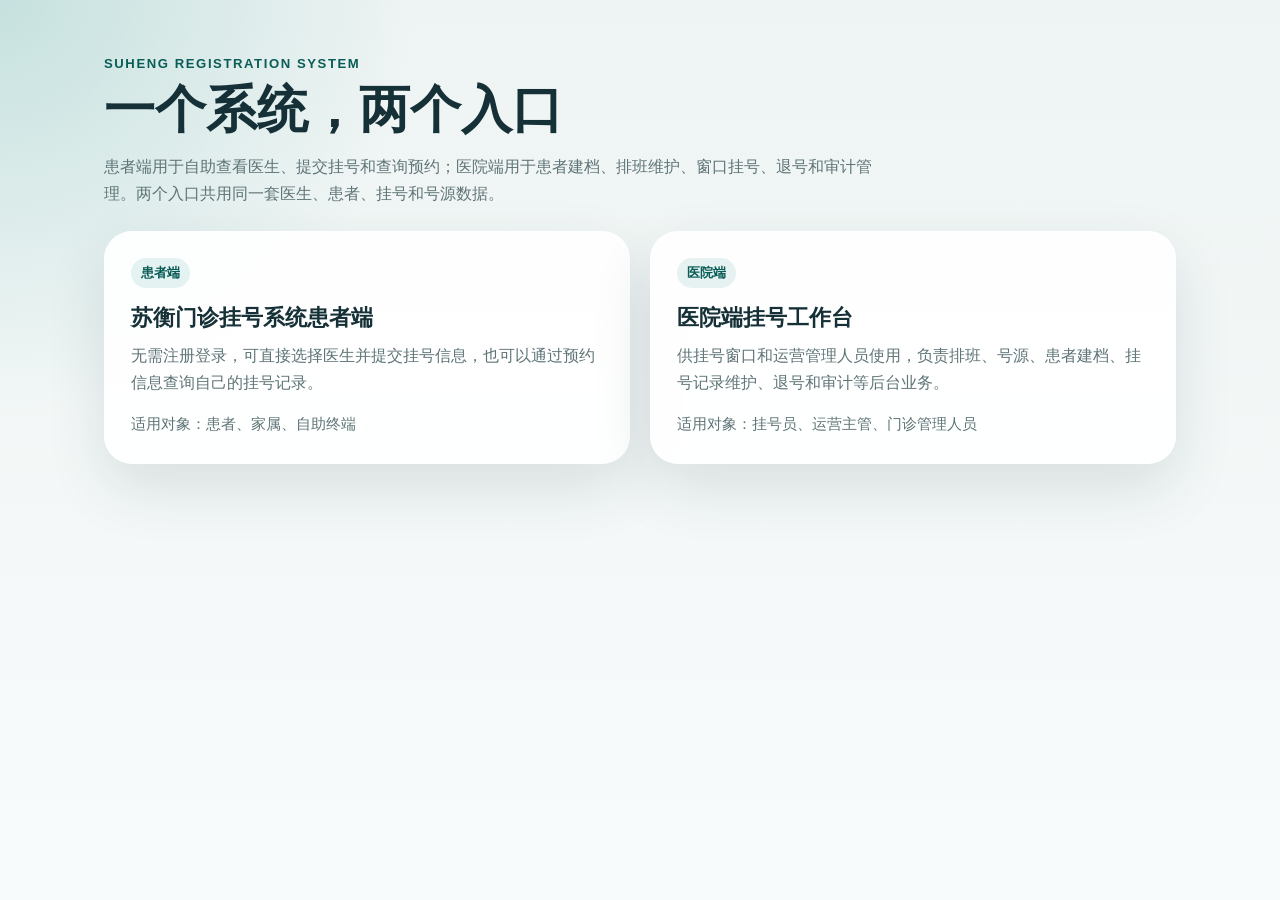
<file: index.html>
<!DOCTYPE html>
<html lang="zh-CN">
<head>
  <meta charset="UTF-8">
  <meta name="viewport" content="width=device-width, initial-scale=1.0">
  <title>苏衡门诊挂号系统</title>
  <style>
    :root {
      --bg: #eef4f3;
      --panel: rgba(255, 255, 255, 0.9);
      --text: #153036;
      --muted: #5f7477;
      --accent: #0f8a83;
      --accent-deep: #0a5c57;
      --shadow: 0 24px 60px rgba(21, 48, 54, 0.12);
    }

    * { box-sizing: border-box; }

    body {
      margin: 0;
      min-height: 100vh;
      font-family: "Segoe UI Variable", "Segoe UI", sans-serif;
      color: var(--text);
      background:
        radial-gradient(circle at top left, rgba(15, 138, 131, 0.18), transparent 26rem),
        linear-gradient(180deg, var(--bg), #f8fbfb);
    }

    .page {
      max-width: 1120px;
      margin: 0 auto;
      padding: 56px 24px;
    }

    .hero {
      margin-bottom: 24px;
    }

    .hero-kicker {
      color: var(--accent-deep);
      font-size: 0.82rem;
      font-weight: 700;
      letter-spacing: 0.12em;
      text-transform: uppercase;
    }

    .hero h1 {
      margin: 12px 0;
      font-size: clamp(2rem, 4vw, 3.4rem);
      line-height: 1.05;
    }

    .hero p {
      max-width: 780px;
      color: var(--muted);
      font-size: 1rem;
      line-height: 1.7;
    }

    .grid {
      display: grid;
      grid-template-columns: repeat(2, minmax(0, 1fr));
      gap: 20px;
    }

    .card {
      display: block;
      padding: 26px;
      border-radius: 28px;
      background: var(--panel);
      box-shadow: var(--shadow);
      border: 1px solid rgba(255, 255, 255, 0.84);
      color: inherit;
      text-decoration: none;
    }

    .card:hover {
      transform: translateY(-2px);
      transition: transform 160ms ease;
    }

    .badge {
      display: inline-flex;
      align-items: center;
      padding: 6px 10px;
      border-radius: 999px;
      background: rgba(15, 138, 131, 0.1);
      color: var(--accent-deep);
      font-size: 0.82rem;
      font-weight: 700;
    }

    .card h2 {
      margin: 14px 0 10px;
      font-size: 1.4rem;
    }

    .card p {
      margin: 0 0 16px;
      color: var(--muted);
      line-height: 1.65;
    }

    .meta {
      color: var(--muted);
      font-size: 0.92rem;
      line-height: 1.7;
    }

    @media (max-width: 820px) {
      .grid {
        grid-template-columns: 1fr;
      }
    }
  </style>
</head>
<body>
  <main class="page">
    <section class="hero">
      <div class="hero-kicker">SuHeng Registration System</div>
      <h1>一个系统，两个入口</h1>
      <p>患者端用于自助查看医生、提交挂号和查询预约；医院端用于患者建档、排班维护、窗口挂号、退号和审计管理。两个入口共用同一套医生、患者、挂号和号源数据。</p>
    </section>

    <section class="grid">
      <a class="card" href="patient.html">
        <div class="badge">患者端</div>
        <h2>苏衡门诊挂号系统患者端</h2>
        <p>无需注册登录，可直接选择医生并提交挂号信息，也可以通过预约信息查询自己的挂号记录。</p>
        <div class="meta">适用对象：患者、家属、自助终端</div>
      </a>

      <a class="card" href="registration.html">
        <div class="badge">医院端</div>
        <h2>医院端挂号工作台</h2>
        <p>供挂号窗口和运营管理人员使用，负责排班、号源、患者建档、挂号记录维护、退号和审计等后台业务。</p>
        <div class="meta">适用对象：挂号员、运营主管、门诊管理人员</div>
      </a>
    </section>
  </main>
</body>
</html>
</file>
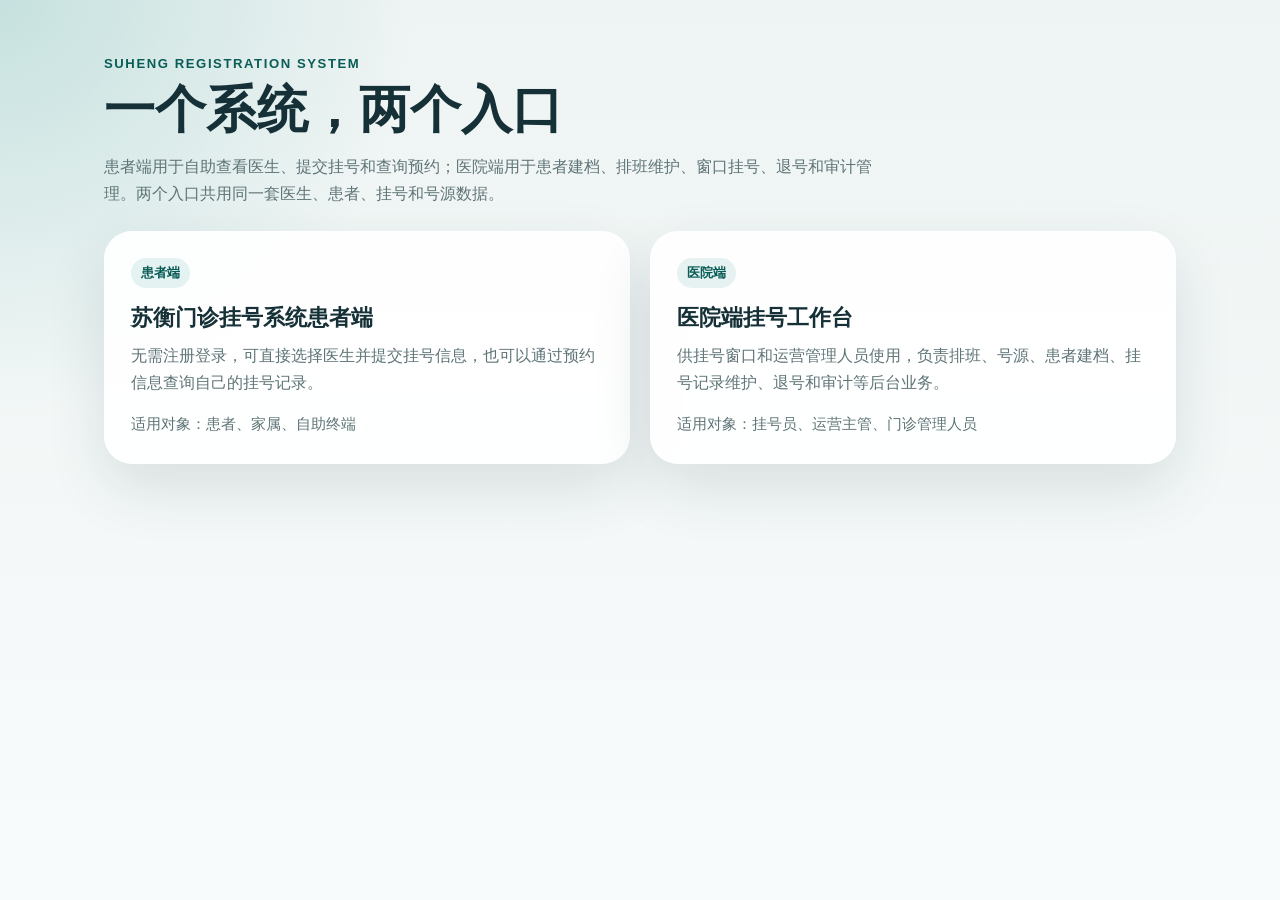
<file: dashboard.html>
<!DOCTYPE html>
<html lang="en">
<head>
  <meta charset="UTF-8">
  <meta http-equiv="refresh" content="0; url=index.html">
  <meta name="viewport" content="width=device-width, initial-scale=1.0">
  <title>Page merged</title>
</head>
<body>
  <p style="font-family: 'Segoe UI', sans-serif; padding: 24px;">
    This legacy page has been merged into the
    <a href="index.html">SuHeng Registration System</a> entry page.
  </p>
</body>
</html>
</file>
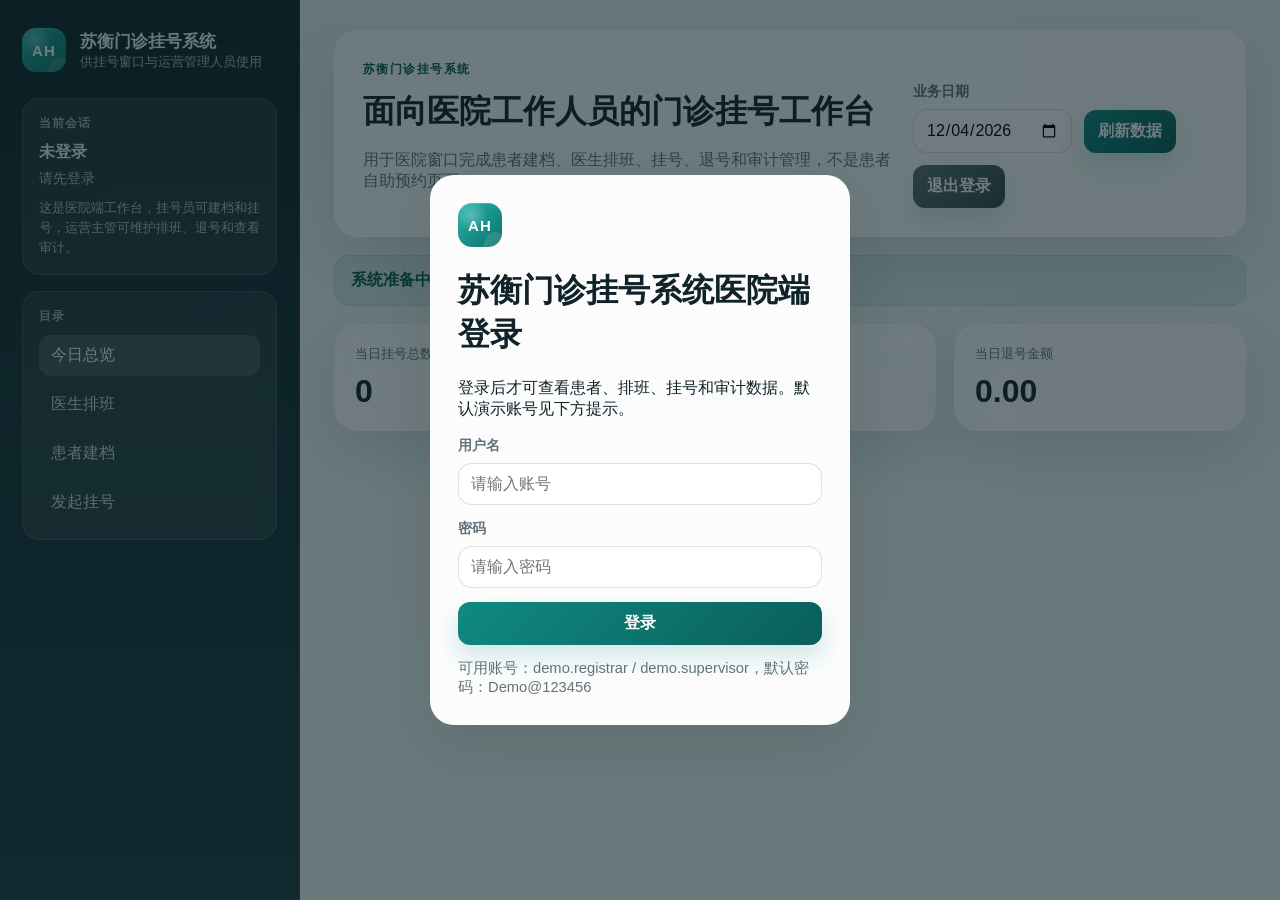
<file: registration.html>
﻿<!DOCTYPE html>
<html lang="zh-CN">
<head>
  <meta charset="UTF-8">
  <meta name="viewport" content="width=device-width, initial-scale=1.0">
  <title>苏衡门诊挂号系统医院端工作台</title>
  <link rel="stylesheet" href="registration.css">
</head>
<body>
  <div class="login-overlay" id="login-overlay">
    <div class="login-card">
      <div class="brand-mark" aria-hidden="true">
        <span class="brand-mark-text">AH</span>
      </div>
      <h1 id="login-title">医院端工作台登录</h1>
      <p id="login-subtitle">供医院工作人员登录使用。</p>
      <form class="login-form" id="login-form">
        <label class="field">
          <span id="login-username-label">账号</span>
          <input type="text" id="login-username" placeholder="请输入账号" required>
        </label>
        <label class="field">
          <span id="login-password-label">密码</span>
          <input type="password" id="login-password" placeholder="请输入密码" required>
        </label>
        <button class="button" type="submit" id="login-submit">登录</button>
      </form>
      <div class="login-hint" id="login-hint">请使用医院端演示账号登录</div>
      <div class="login-error hidden" id="login-error"></div>
    </div>
  </div>

  <div class="shell">
    <aside class="sidebar">
      <div class="brand">
        <div class="brand-mark" aria-hidden="true">
          <span class="brand-mark-text">AH</span>
        </div>
        <div>
          <div class="brand-title" id="brand-title">苏衡门诊挂号系统</div>
          <div class="brand-subtitle" id="brand-subtitle">供医院工作人员使用</div>
        </div>
      </div>
      <div class="sidebar-card">
        <div class="sidebar-label" id="session-card-label">当前会话</div>
        <div class="session-name" id="session-name">未登录</div>
        <div class="session-role" id="session-role">需要先登录</div>
        <div class="session-note" id="session-note">访问说明</div>
      </div>
      <div class="sidebar-card">
        <div class="sidebar-label" id="quick-links-label">目录</div>
        <div class="quick-links">
          <a href="#overview" id="nav-overview" data-target-section="overview-section">今日总览</a>
          <a href="#schedule-section" id="nav-schedule" data-target-section="schedule-section">排班维护</a>
          <a href="#patient-section" id="nav-patient" data-target-section="patient-workspace-section">患者建档</a>
          <a href="#registration-section" id="nav-registration" data-target-section="registration-section">挂号管理</a>
          <a href="#audit-section" id="nav-audit" data-target-section="audit-workspace-section">审计日志</a>
        </div>
      </div>
    </aside>

    <main class="content">
      <header class="hero">
        <div>
          <div class="eyebrow" id="hero-eyebrow">苏衡门诊挂号系统</div>
          <h1 id="hero-title">面向医院工作人员的门诊运营操作台</h1>
          <p id="hero-copy">统一管理患者档案、医生排班、挂号记录、退号和审计日志。</p>
        </div>
        <div class="hero-actions">
          <label class="field">
            <span id="visit-date-label">业务日期</span>
            <input type="date" id="visit-date">
          </label>
          <button class="button" id="refresh-all">刷新数据</button>
          <button class="button secondary" id="logout-button">退出登录</button>
        </div>
      </header>

      <section class="status-strip" id="status-strip">正在加载数据...</section>

      <section class="metrics workspace-section" id="overview-section">
        <article class="metric-card">
          <div class="metric-label" id="metric-count-label">挂号总数</div>
          <div class="metric-value" id="metric-count">0</div>
        </article>
        <article class="metric-card">
          <div class="metric-label" id="metric-booked-label">挂号金额</div>
          <div class="metric-value" id="metric-booked">0.00</div>
        </article>
        <article class="metric-card">
          <div class="metric-label" id="metric-refunded-label">退号金额</div>
          <div class="metric-value" id="metric-refunded">0.00</div>
        </article>
      </section>

      <section class="grid one workspace-section hidden" id="schedule-section">
        <article class="card">
          <div class="card-header">
            <div>
              <h2 id="schedule-title">排班维护</h2>
              <p id="schedule-copy">维护医生排班与号源。</p>
            </div>
          </div>
          <div class="schedule-workspace">
            <div class="schedule-search-block">
              <h3 class="subheading" id="day-schedule-title">当日排班</h3>
              <p class="subcopy" id="day-schedule-copy">按医生查看剩余号源。</p>
              <div class="table-wrap">
                <table class="table">
                  <thead>
                    <tr>
                      <th id="sch-th-doctor">医生</th>
                      <th id="sch-th-dept">科室</th>
                      <th id="sch-th-status">状态</th>
                      <th id="sch-th-total">总号源</th>
                      <th id="sch-th-booked">已挂号</th>
                      <th id="sch-th-remaining">剩余</th>
                      <th id="sch-th-action">操作</th>
                    </tr>
                  </thead>
                  <tbody id="schedule-table-body"></tbody>
                </table>
              </div>
            </div>
            <div class="schedule-editor-block">
              <h3 class="subheading" id="schedule-editor-title">当前排班</h3>
              <p class="subcopy" id="schedule-editor-copy">先在上方选择一条排班进行编辑，或直接在下方新增排班。</p>
              <div class="permission-tip hidden" id="schedule-permission-tip">当前账号没有维护权限。</div>
              <form class="form-grid" id="schedule-form">
                <label class="field">
                  <span id="schedule-doctor-label">医生</span>
                  <select id="schedule-doctor" required></select>
                </label>
                <label class="field">
                  <span id="schedule-date-label">排班日期</span>
                  <input type="date" id="schedule-date" required>
                </label>
                <label class="field">
                  <span id="schedule-quota-label">号源</span>
                  <input type="number" id="schedule-quota" min="0" value="10" required>
                </label>
                <label class="field">
                  <span id="schedule-status-label">状态</span>
                  <select id="schedule-available" required>
                    <option value="1" id="schedule-available-yes">出诊</option>
                    <option value="0" id="schedule-available-no">停诊</option>
                  </select>
                </label>
                <div class="form-actions">
                  <button class="button" type="submit" id="schedule-submit">保存排班</button>
                  <button class="button ghost hidden" type="button" id="schedule-delete-current">删除当前</button>
                  <button class="button ghost hidden" type="button" id="schedule-create-new">新增排班</button>
                </div>
              </form>
            </div>
          </div>
        </article>
      </section>

      <section class="grid one workspace-section hidden" id="patient-workspace-section">
        <article class="card" id="patient-section">
          <div class="card-header">
            <div>
              <h2 id="patient-title">患者建档</h2>
              <p id="patient-copy">挂号前先建立或维护患者档案。</p>
            </div>
          </div>
          <div class="patient-workspace">
            <div class="patient-search-block">
              <h3 class="subheading" id="patient-search-title">患者检索</h3>
              <p class="subcopy" id="patient-search-copy">支持按患者编号、姓名或手机号搜索。</p>
              <div class="toolbar">
                <input class="search-input" type="text" id="patient-search" placeholder="患者编号 / 姓名 / 手机号">
                <button class="button secondary" id="search-patients">查询患者</button>
              </div>
              <div class="table-wrap">
                <table class="table">
                  <thead>
                    <tr>
                      <th id="pat-th-no">患者编号</th>
                      <th id="pat-th-name">姓名</th>
                      <th id="pat-th-gender">性别</th>
                      <th id="pat-th-phone">手机号</th>
                      <th id="pat-th-action">操作</th>
                    </tr>
                  </thead>
                  <tbody id="patient-table-body"></tbody>
                </table>
              </div>
            </div>
            <div class="patient-editor-block">
              <h3 class="subheading" id="patient-editor-title">当前患者</h3>
              <p class="subcopy" id="patient-editor-copy">先在上方选择一条患者记录进行编辑，或直接在下方新增患者。</p>
              <form class="form-grid" id="patient-form">
                <input type="hidden" id="patient-edit-id">
                <label class="field">
                  <span id="patient-no-label">患者编号</span>
                  <input type="text" id="patient-no" placeholder="P202603130001" required>
                </label>
                <label class="field">
                  <span id="patient-name-label">姓名</span>
                  <input type="text" id="patient-name" placeholder="请输入患者姓名" required>
                </label>
                <label class="field">
                  <span id="patient-gender-label">性别</span>
                  <select id="patient-gender" required>
                    <option value="M" id="patient-gender-m">男</option>
                    <option value="F" id="patient-gender-f">女</option>
                  </select>
                </label>
                <label class="field">
                  <span id="patient-birth-label">出生日期</span>
                  <input type="date" id="patient-birth-date">
                </label>
                <label class="field">
                  <span id="patient-phone-label">手机号</span>
                  <input type="text" id="patient-phone" placeholder="13800000000">
                </label>
                <label class="field">
                  <span id="patient-id-card-label">身份证号</span>
                  <input type="text" id="patient-id-card" placeholder="选填">
                </label>
                <div class="form-actions">
                  <button class="button" type="submit" id="patient-submit">保存患者</button>
                  <button class="button ghost hidden" type="button" id="patient-delete-current">删除当前</button>
                  <button class="button ghost hidden" type="button" id="patient-create-new">新增患者</button>
                  <button class="button ghost hidden" type="button" id="patient-cancel-edit">取消编辑</button>
                </div>
              </form>
            </div>
          </div>
        </article>
      </section>

      <section class="grid one workspace-section hidden" id="registration-section">
        <article class="card" id="records-section">
          <div class="card-header">
            <div>
              <h2 id="registration-title">发起挂号</h2>
              <p id="registration-copy">前端和后端都会校验号源状态。</p>
            </div>
          </div>
          <div class="registration-workspace">
            <div class="registration-search-block">
              <h3 class="subheading" id="records-title">挂号记录</h3>
              <p class="subcopy" id="records-copy">支持按日期和状态筛选，并在本卡片内完成编辑或删除。</p>
              <div class="toolbar">
                <select id="record-status">
                  <option value="" id="record-status-all">全部</option>
                  <option value="BOOKED" id="record-status-booked">已挂号</option>
                  <option value="REFUNDED" id="record-status-refunded">已退号</option>
                </select>
                <button class="button secondary" id="refresh-records">刷新记录</button>
              </div>
              <div class="table-wrap">
                <table class="table">
                  <thead>
                    <tr>
                      <th id="reg-th-no">挂号单号</th>
                      <th id="reg-th-patient">患者</th>
                      <th id="reg-th-doctor">医生</th>
                      <th id="reg-th-dept">科室</th>
                      <th id="reg-th-date">日期</th>
                      <th id="reg-th-fee">费用</th>
                      <th id="reg-th-status">状态</th>
                      <th id="reg-th-action">操作</th>
                    </tr>
                  </thead>
                  <tbody id="registration-table-body"></tbody>
                </table>
              </div>
            </div>
            <div class="registration-editor-block">
              <h3 class="subheading" id="registration-editor-title">当前挂号</h3>
              <p class="subcopy" id="registration-editor-copy">先在上方选择一条挂号记录进行编辑，或直接在下方新增挂号。</p>
              <form class="form-grid" id="registration-form">
                <input type="hidden" id="registration-edit-id">
                <label class="field">
                  <span id="registration-patient-label">患者</span>
                  <select id="registration-patient" required></select>
                </label>
                <label class="field">
                  <span id="registration-doctor-label">医生</span>
                  <select id="registration-doctor" required></select>
                </label>
                <label class="field">
                  <span id="registration-date-label">就诊日期</span>
                  <input type="date" id="registration-date" required>
                </label>
                <label class="field full">
                  <span id="registration-note-label">备注</span>
                  <input type="text" id="registration-note" placeholder="初诊 / 复诊 / 代挂说明">
                </label>
                <div class="quota-tip" id="quota-tip">请先选择医生。</div>
                <div class="form-actions">
                  <button class="button" type="submit" id="registration-submit">确认挂号</button>
                  <button class="button ghost hidden" type="button" id="registration-delete-current">删除当前</button>
                  <button class="button ghost hidden" type="button" id="registration-create-new">新增挂号</button>
                  <button class="button ghost hidden" type="button" id="registration-cancel-edit">取消编辑</button>
                </div>
              </form>
              <div class="table-wrap doctor-stats-wrap">
                <table class="table">
                  <thead>
                    <tr>
                      <th id="stats-th-doctor">医生</th>
                      <th id="stats-th-dept">科室</th>
                      <th id="stats-th-total">号源</th>
                      <th id="stats-th-booked">已挂号</th>
                      <th id="stats-th-remaining">剩余</th>
                      <th id="stats-th-amount">金额</th>
                    </tr>
                  </thead>
                  <tbody id="doctor-stats-body"></tbody>
                </table>
              </div>
            </div>
          </div>
        </article>
      </section>

      <section class="grid one workspace-section hidden" id="audit-workspace-section">

        <article class="card" id="audit-section">
          <div class="card-header">
            <div>
              <h2 id="audit-title">审计日志</h2>
              <p id="audit-copy">跟踪登录、排班、建档、挂号和退号等操作。</p>
            </div>
          </div>
          <div class="table-wrap">
            <table class="table">
              <thead>
                <tr>
                  <th id="audit-th-time">时间</th>
                  <th id="audit-th-actor">操作人</th>
                  <th id="audit-th-action">动作</th>
                  <th id="audit-th-entity">对象</th>
                  <th id="audit-th-detail">详情</th>
                </tr>
              </thead>
              <tbody id="audit-table-body"></tbody>
            </table>
          </div>
        </article>
      </section>
    </main>
  </div>

  <script src="registration-app.js"></script>
</body>
</html>
</file>
<file: registration.css>
:root {
  --panel: rgba(255, 255, 255, 0.86);
  --text: #102329;
  --muted: #607479;
  --line: rgba(16, 35, 41, 0.12);
  --accent: #0f8a83;
  --accent-deep: #0b5e59;
  --warn: #b5623f;
  --ok: #2e8b57;
  --shadow: 0 22px 60px rgba(16, 35, 41, 0.12);
}

* {
  box-sizing: border-box;
}

html {
  scroll-behavior: smooth;
}

body {
  margin: 0;
  min-height: 100vh;
  font-family: "Segoe UI Variable", "Segoe UI", "Trebuchet MS", sans-serif;
  color: var(--text);
  background:
    radial-gradient(circle at top left, rgba(15, 138, 131, 0.18), transparent 24rem),
    linear-gradient(180deg, #eff4f6 0%, #f8fbfb 100%);
}

.hidden {
  display: none !important;
}

a {
  color: var(--accent-deep);
  text-decoration: none;
}

.login-overlay {
  position: fixed;
  inset: 0;
  display: grid;
  place-items: center;
  background: rgba(8, 29, 33, 0.58);
  z-index: 100;
}

.login-card {
  width: min(92vw, 420px);
  padding: 28px;
  border-radius: 24px;
  background: rgba(255, 255, 255, 0.98);
  box-shadow: var(--shadow);
}

.login-form {
  display: grid;
  gap: 14px;
}

.login-hint {
  margin-top: 14px;
  color: var(--muted);
  font-size: 0.92rem;
}

.login-error {
  margin-top: 12px;
  padding: 10px 12px;
  border-radius: 12px;
  background: rgba(181, 98, 63, 0.12);
  color: #9b4325;
}

.shell {
  display: grid;
  grid-template-columns: 300px 1fr;
  min-height: 100vh;
}

.sidebar {
  position: sticky;
  top: 0;
  height: 100vh;
  padding: 28px 22px;
  background: linear-gradient(180deg, rgba(8, 29, 33, 0.96), rgba(12, 46, 53, 0.92));
  color: #ecf7f7;
  border-right: 1px solid rgba(255, 255, 255, 0.08);
}

.brand {
  display: flex;
  gap: 14px;
  align-items: center;
  margin-bottom: 26px;
}

.brand-mark {
  width: 44px;
  height: 44px;
  display: grid;
  place-items: center;
  border-radius: 14px;
  position: relative;
  overflow: hidden;
  background:
    radial-gradient(circle at 30% 28%, rgba(255, 255, 255, 0.28), transparent 36%),
    linear-gradient(135deg, #25b6ad, #0d6f69);
  color: #fff;
  font-weight: 800;
  box-shadow: inset 0 1px 0 rgba(255, 255, 255, 0.18);
}

.brand-mark::after {
  content: "";
  position: absolute;
  inset: auto -8px -12px auto;
  width: 26px;
  height: 26px;
  border-radius: 10px;
  background: rgba(255, 255, 255, 0.12);
  transform: rotate(20deg);
}

.brand-mark-text {
  position: relative;
  z-index: 1;
  letter-spacing: 0.08em;
  font-size: 0.94rem;
}

.brand-title {
  font-size: 1.08rem;
  font-weight: 700;
}

.brand-subtitle {
  color: rgba(236, 247, 247, 0.72);
  font-size: 0.84rem;
}

.sidebar-card {
  margin-bottom: 16px;
  padding: 16px;
  border-radius: 18px;
  background: rgba(255, 255, 255, 0.08);
  border: 1px solid rgba(255, 255, 255, 0.12);
}

.sidebar-label {
  margin-bottom: 10px;
  font-size: 0.78rem;
  font-weight: 700;
  text-transform: uppercase;
  letter-spacing: 0.08em;
  color: rgba(236, 247, 247, 0.62);
}

.quick-links {
  display: grid;
  gap: 8px;
}

.quick-links a {
  display: block;
  padding: 10px 12px;
  border-radius: 12px;
  color: rgba(236, 247, 247, 0.86);
  transition: background 0.2s ease, color 0.2s ease;
}

.quick-links a:hover,
.quick-links a.active {
  background: rgba(255, 255, 255, 0.14);
  color: #fff;
}

.session-name {
  font-size: 1rem;
  font-weight: 700;
}

.session-role {
  margin-top: 6px;
  color: rgba(236, 247, 247, 0.72);
  font-size: 0.9rem;
}

.session-note {
  margin-top: 10px;
  color: rgba(236, 247, 247, 0.72);
  font-size: 0.84rem;
  line-height: 1.5;
}

.content {
  padding: 30px 34px 46px;
}

.hero,
.card,
.metric-card {
  background: var(--panel);
  border: 1px solid rgba(255, 255, 255, 0.82);
  border-radius: 24px;
  box-shadow: var(--shadow);
  backdrop-filter: blur(12px);
}

.hero {
  display: flex;
  justify-content: space-between;
  gap: 20px;
  align-items: end;
  padding: 28px;
}

.eyebrow {
  display: inline-block;
  margin-bottom: 12px;
  color: var(--accent-deep);
  letter-spacing: 0.12em;
  text-transform: uppercase;
  font-size: 0.78rem;
  font-weight: 700;
}

.hero h1,
.card h2 {
  margin: 0;
}

.hero p,
.card p {
  color: var(--muted);
}

.hero-actions {
  display: flex;
  gap: 12px;
  align-items: end;
  flex-wrap: wrap;
}

.status-strip {
  margin: 18px 0;
  padding: 14px 16px;
  border-radius: 16px;
  background: rgba(15, 138, 131, 0.1);
  border: 1px solid rgba(15, 138, 131, 0.12);
  color: var(--accent-deep);
  font-weight: 600;
}

.status-strip[data-kind="error"] {
  background: rgba(181, 98, 63, 0.12);
  color: #9b4325;
  border-color: rgba(181, 98, 63, 0.14);
}

.status-strip[data-kind="success"] {
  background: rgba(46, 139, 87, 0.12);
  color: var(--ok);
  border-color: rgba(46, 139, 87, 0.14);
}

.metrics,
.grid {
  display: grid;
  gap: 18px;
}

.metrics {
  grid-template-columns: repeat(3, 1fr);
  margin-bottom: 18px;
}

.grid.two {
  grid-template-columns: repeat(2, minmax(0, 1fr));
  margin-bottom: 18px;
}

.grid.one {
  grid-template-columns: 1fr;
  margin-bottom: 18px;
}

.metric-card {
  padding: 20px;
}

.metric-label {
  color: var(--muted);
  font-size: 0.84rem;
}

.metric-value {
  margin-top: 10px;
  font-size: 2rem;
  font-weight: 700;
}

.card {
  padding: 22px;
}

.card-header {
  display: flex;
  justify-content: space-between;
  align-items: start;
  gap: 16px;
  margin-bottom: 16px;
}

.patient-workspace {
  display: grid;
  gap: 18px;
}

.schedule-workspace,
.registration-workspace {
  display: grid;
  gap: 18px;
}

.doctor-stats-wrap {
  margin-top: 18px;
}

.subheading {
  margin: 0 0 6px;
  font-size: 1rem;
}

.subcopy {
  margin: 0 0 14px;
  color: var(--muted);
}

.form-grid {
  display: grid;
  grid-template-columns: repeat(2, minmax(0, 1fr));
  gap: 14px;
}

.field {
  display: grid;
  gap: 8px;
}

.field.full {
  grid-column: 1 / -1;
}

.field span {
  color: var(--muted);
  font-weight: 600;
  font-size: 0.88rem;
}

.field input,
.field select,
.search-input,
.toolbar select {
  width: 100%;
  border: 1px solid rgba(16, 35, 41, 0.14);
  border-radius: 14px;
  padding: 11px 12px;
  font: inherit;
  background: rgba(255, 255, 255, 0.92);
}

.form-actions {
  grid-column: 1 / -1;
  display: flex;
  justify-content: flex-start;
  gap: 12px;
  flex-wrap: wrap;
}

.quota-tip {
  grid-column: 1 / -1;
  padding: 12px 14px;
  border-radius: 14px;
  background: rgba(15, 138, 131, 0.08);
  border: 1px solid rgba(15, 138, 131, 0.12);
  color: var(--accent-deep);
  font-weight: 600;
}

.permission-tip {
  margin-bottom: 14px;
  padding: 12px 14px;
  border-radius: 14px;
  background: rgba(181, 98, 63, 0.12);
  color: #9b4325;
  border: 1px solid rgba(181, 98, 63, 0.14);
  font-weight: 600;
}

.toolbar {
  display: flex;
  gap: 10px;
  flex-wrap: wrap;
  margin-bottom: 14px;
}

.button,
.text-button {
  border: 0;
  border-radius: 12px;
  padding: 11px 14px;
  font: inherit;
  font-weight: 700;
  cursor: pointer;
}

.button {
  color: #fff;
  background: linear-gradient(135deg, var(--accent), var(--accent-deep));
  box-shadow: 0 12px 24px rgba(15, 138, 131, 0.18);
}

.button:disabled {
  opacity: 0.5;
  cursor: not-allowed;
  box-shadow: none;
}

.button.secondary {
  background: linear-gradient(135deg, #5e7278, #344950);
}

.button.ghost {
  color: var(--accent-deep);
  background: rgba(15, 138, 131, 0.08);
  border: 1px solid rgba(15, 138, 131, 0.18);
  box-shadow: none;
}

.text-button {
  padding: 0;
  color: #9b4325;
  background: transparent;
}

.table-wrap {
  overflow: auto;
}

.table {
  width: 100%;
  border-collapse: collapse;
}

.table th,
.table td {
  padding: 12px 10px;
  text-align: left;
  border-bottom: 1px solid var(--line);
}

.table th {
  color: var(--muted);
  font-size: 0.84rem;
  text-transform: uppercase;
  letter-spacing: 0.06em;
}

.badge {
  display: inline-flex;
  align-items: center;
  border-radius: 999px;
  padding: 5px 10px;
  font-size: 0.8rem;
  font-weight: 700;
}

.badge.ok {
  background: rgba(46, 139, 87, 0.12);
  color: var(--ok);
}

.badge.warn {
  background: rgba(181, 98, 63, 0.12);
  color: var(--warn);
}

@media (max-width: 1100px) {
  .shell {
    grid-template-columns: 1fr;
  }

  .sidebar {
    position: static;
    height: auto;
  }

  .metrics,
  .grid.two,
  .form-grid {
    grid-template-columns: 1fr;
  }
}

@media (max-width: 720px) {
  .content {
    padding: 18px 16px 32px;
  }

  .hero {
    flex-direction: column;
    align-items: stretch;
  }
}
</file>
